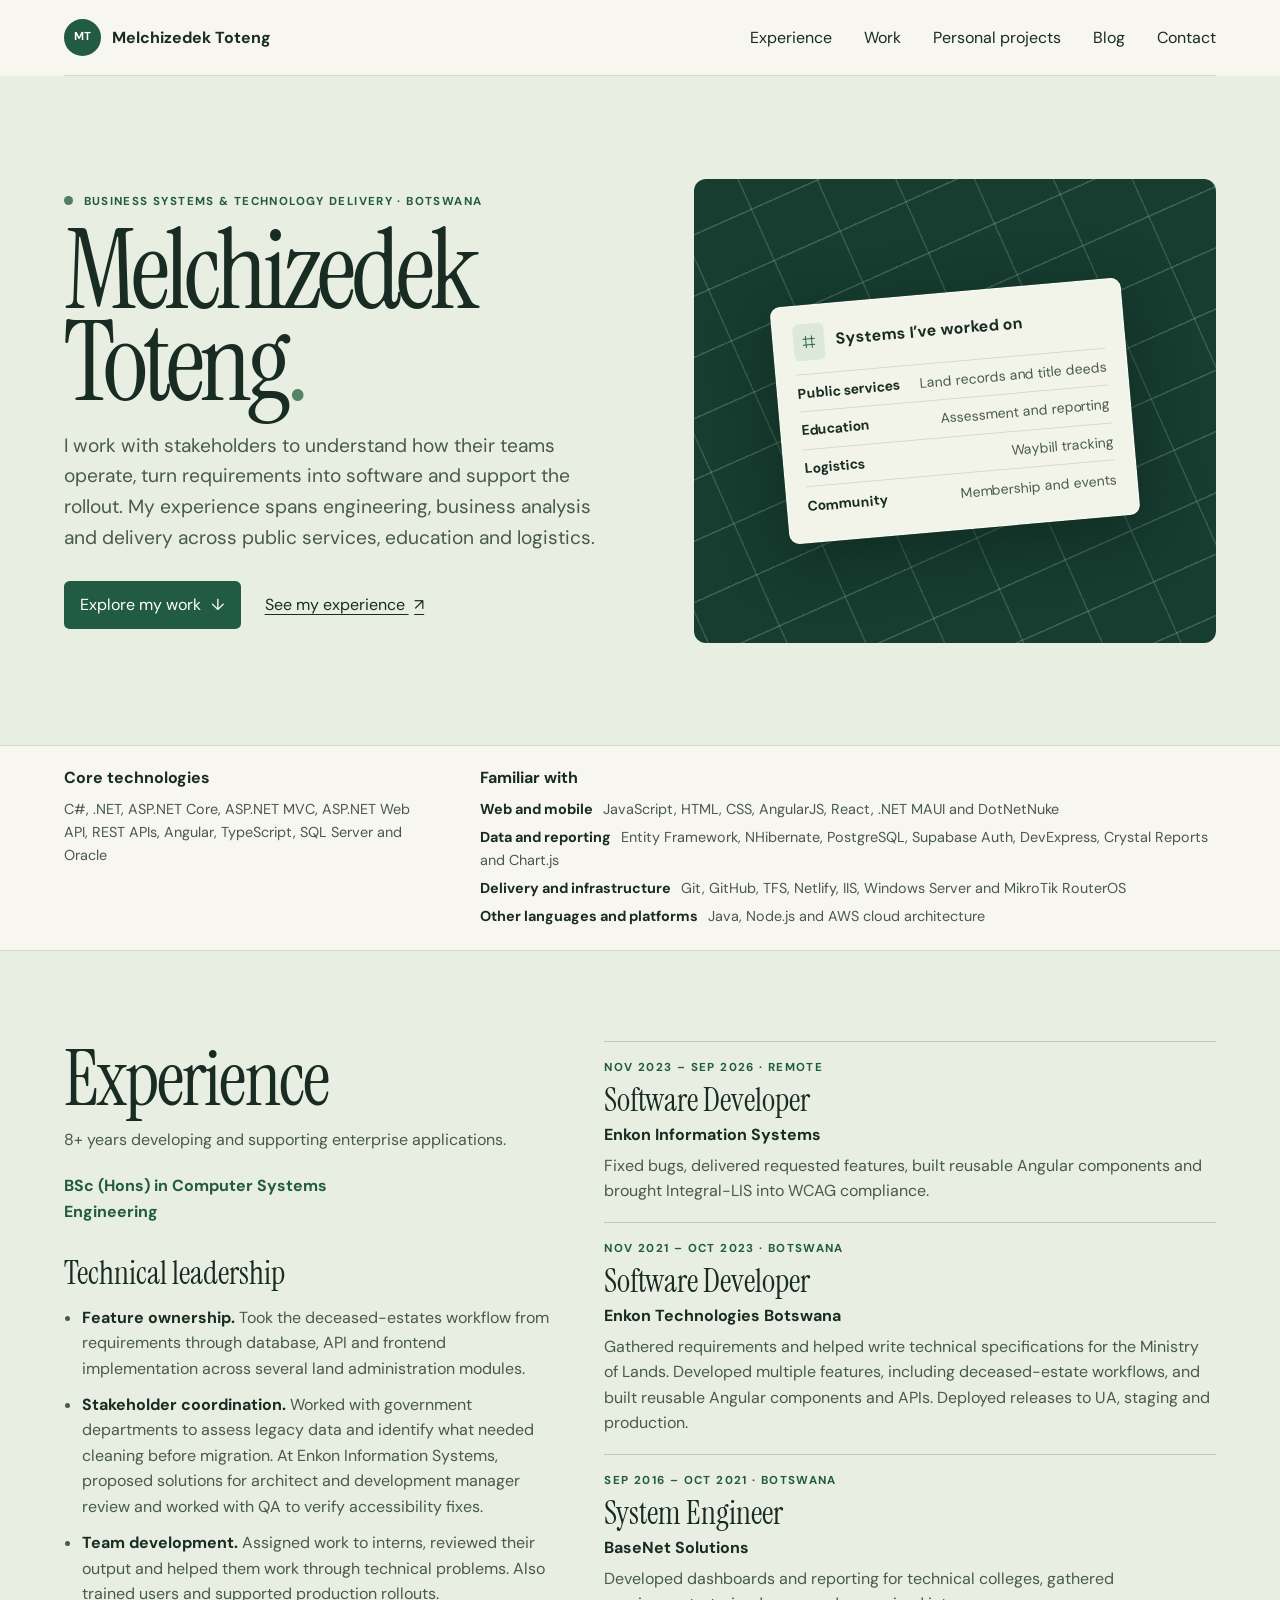
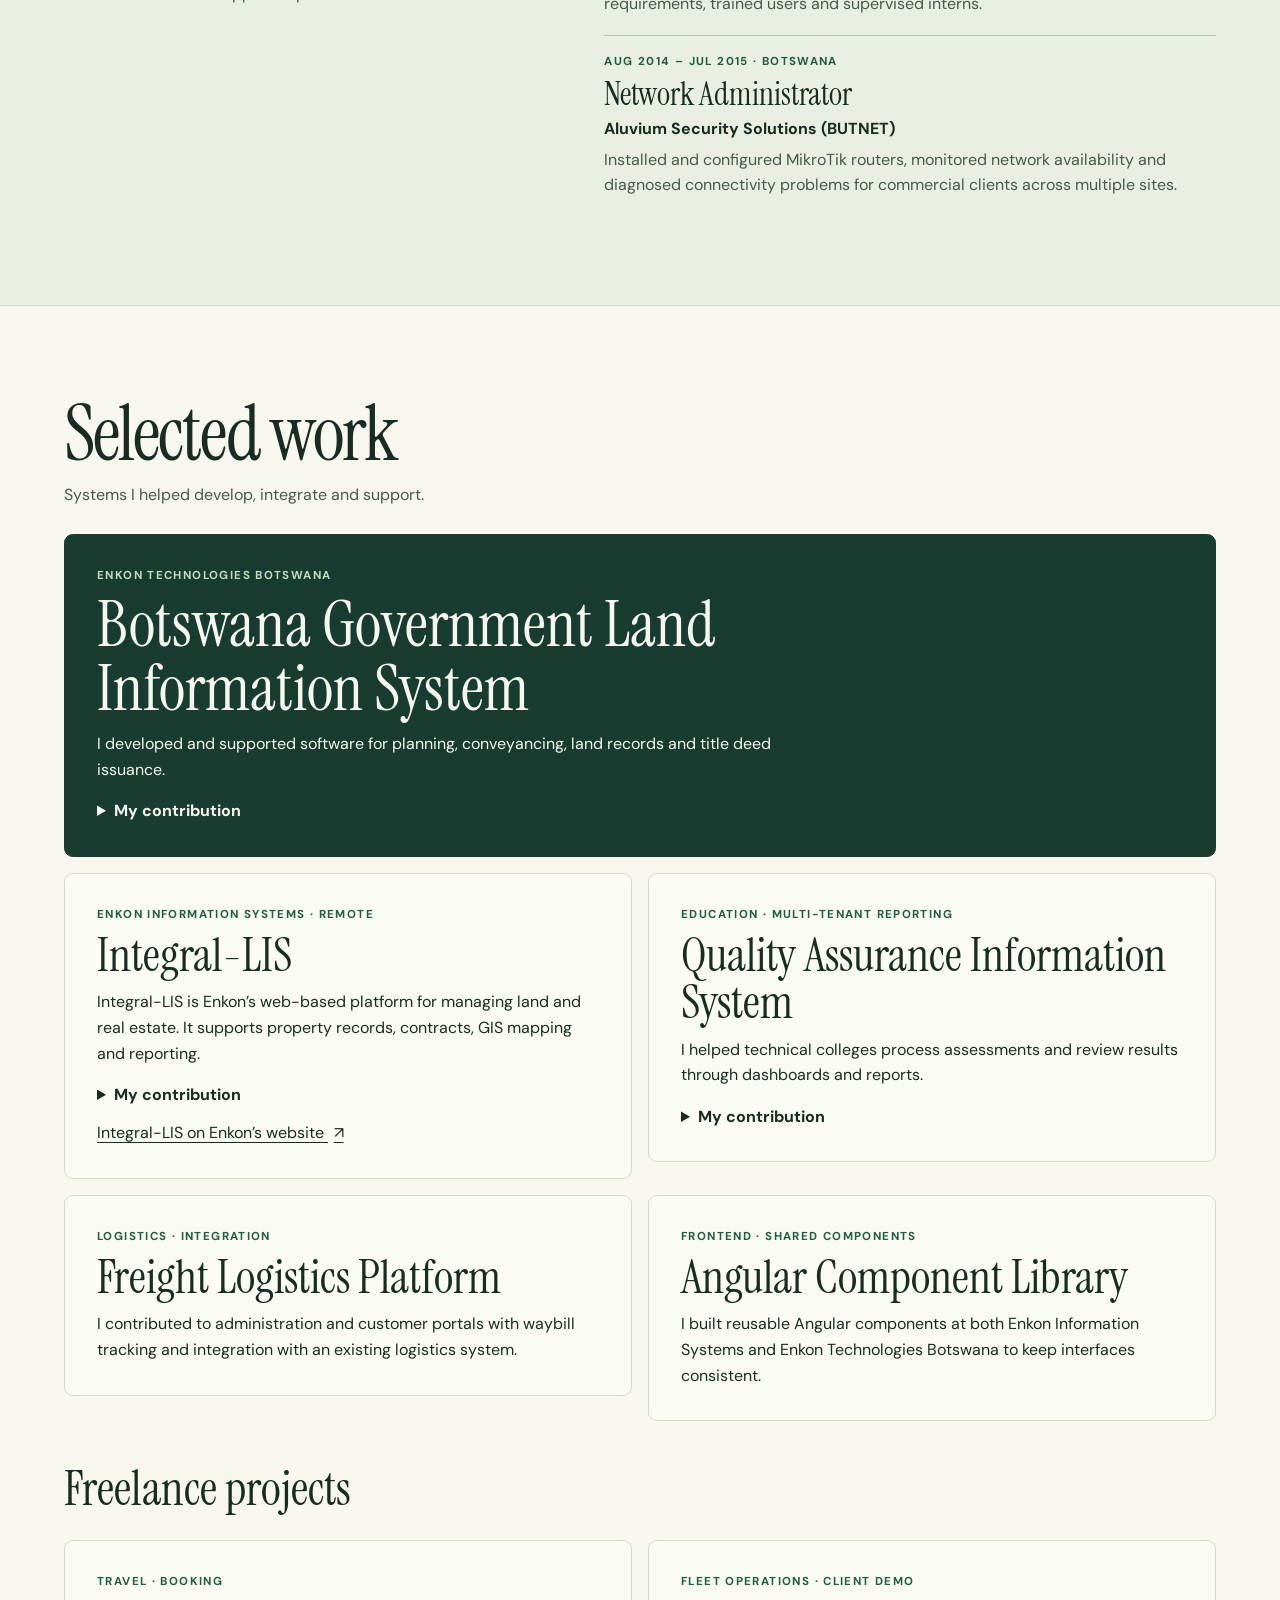
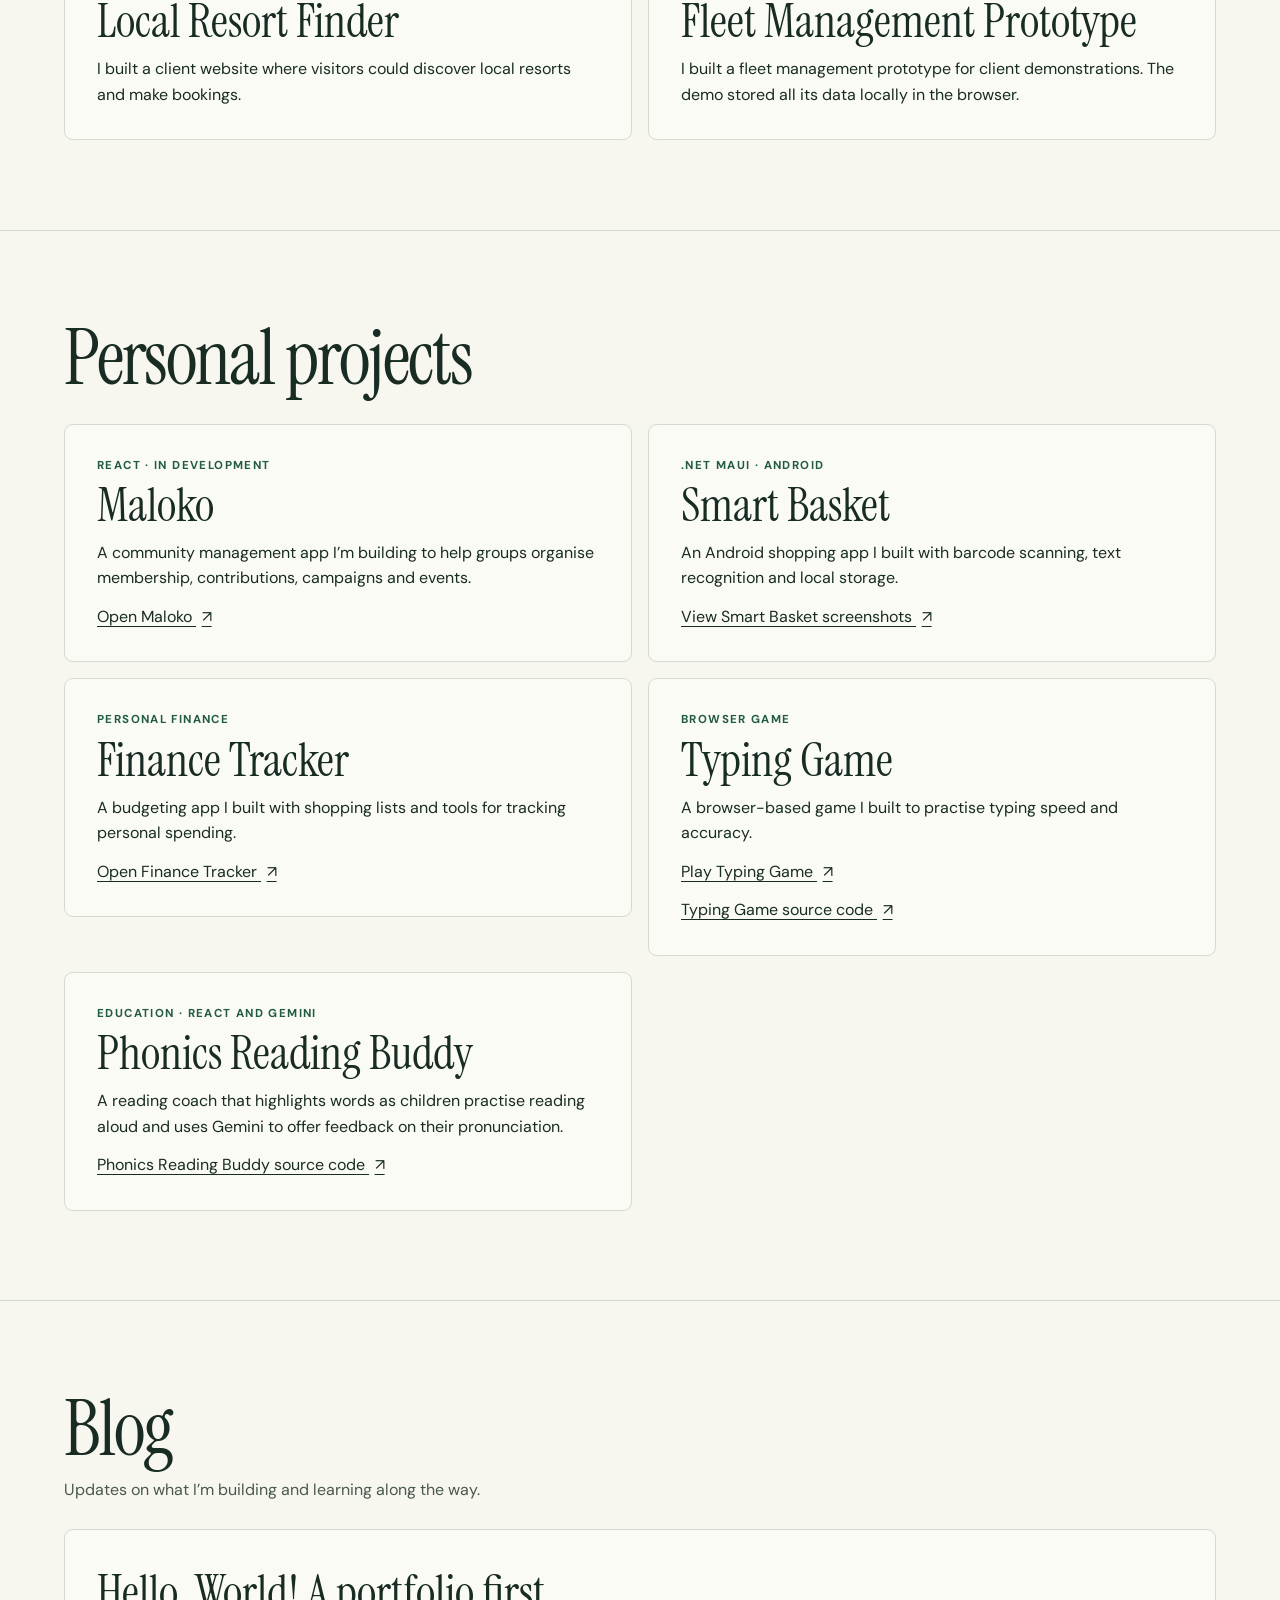
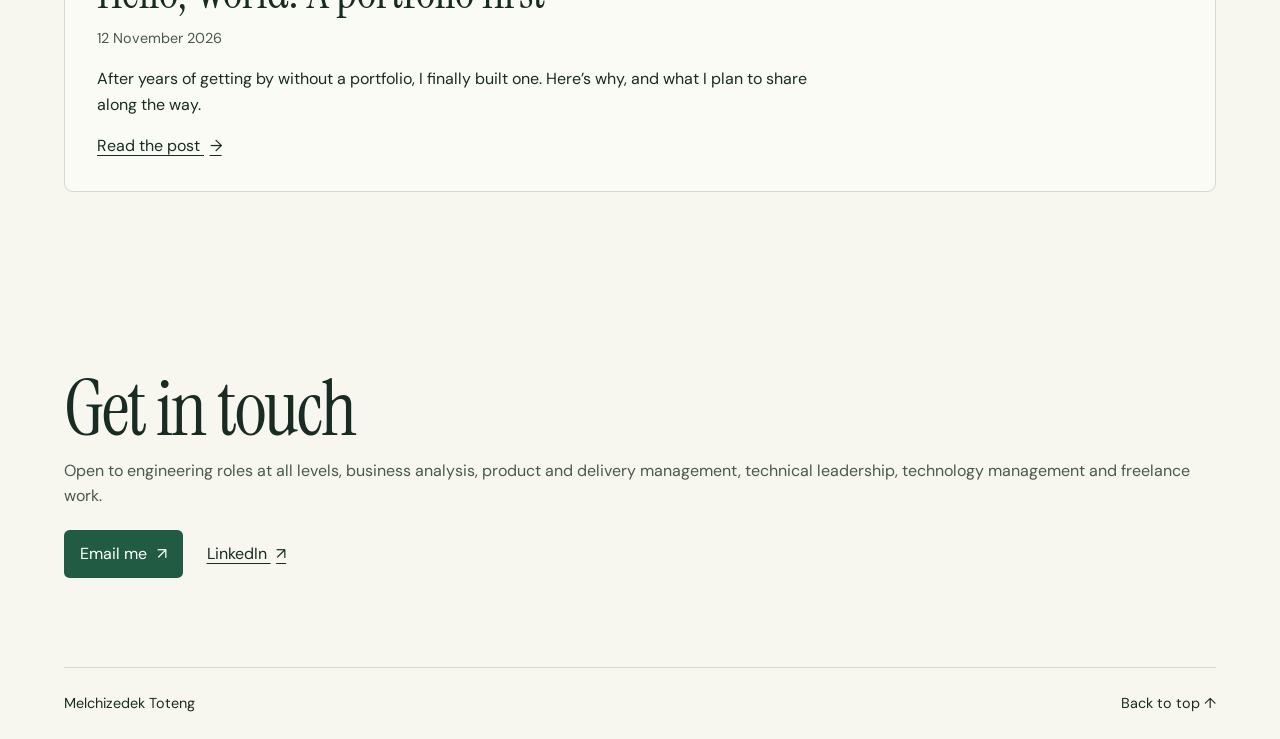
<file: index.html>
<!doctype html>
<html lang="en">
<head>
  <meta charset="utf-8">
  <meta name="viewport" content="width=device-width, initial-scale=1">
  <meta name="description" content="Melchizedek Toteng works across software engineering, business analysis and technology delivery in Botswana.">
  <meta name="theme-color" content="#f7f6ef">
  <title>Melchizedek Toteng | Business Systems &amp; Technology Delivery</title>
  <link rel="icon" type="image/svg+xml" href="favicon.svg">
  <link rel="stylesheet" href="styles.css">
</head>
<body>
  <a class="skip" href="#main">Skip to content</a>
  <header class="site-header wrap">
    <a class="wordmark" href="#main"><span aria-hidden="true">MT</span> Melchizedek Toteng</a>
    <nav aria-label="Main navigation"><a href="#experience">Experience</a><a href="#work">Work</a><a href="#personal">Personal projects</a><a href="blog.html">Blog</a><a href="#contact">Contact</a></nav>
  </header>
  <main id="main">
    <section class="intro" aria-labelledby="intro">
      <div class="hero wrap">
        <div>
          <p class="eyebrow"><span class="dot"></span> Business systems &amp; technology delivery · Botswana</p>
          <h1 id="intro">Melchizedek<br>Toteng<span class="accent">.</span></h1>
          <p class="lede">I work with stakeholders to understand how their teams operate, turn requirements into software and support the rollout. My experience spans engineering, business analysis and delivery across public services, education and logistics.</p>
          <div class="actions"><a class="button" href="#work">Explore my work <span aria-hidden="true">↓</span></a><a class="text-link" href="#experience">See my experience <span aria-hidden="true">↗</span></a></div>
        </div>
        <div class="hero-art">
          <div class="grid-pattern" aria-hidden="true"></div>
          <div class="record">
            <div class="record-head"><span class="record-icon" aria-hidden="true">⌗</span><strong>Systems I’ve worked on</strong></div>
            <div class="record-line"><strong>Public services</strong><span>Land records and title deeds</span></div>
            <div class="record-line"><strong>Education</strong><span>Assessment and reporting</span></div>
            <div class="record-line"><strong>Logistics</strong><span>Waybill tracking</span></div>
            <div class="record-line"><strong>Community</strong><span>Membership and events</span></div>
          </div>
        </div>
      </div>
    </section>
    <section class="stack" aria-label="Technologies">
      <div class="wrap technology-list">
        <div>
          <h2>Core technologies</h2>
          <p>C#, .NET, ASP.NET Core, ASP.NET MVC, ASP.NET Web API, REST APIs, Angular, TypeScript, SQL Server and Oracle</p>
        </div>
        <div>
          <h2>Familiar with</h2>
          <ul>
            <li><strong>Web and mobile</strong> JavaScript, HTML, CSS, AngularJS, React, .NET MAUI and DotNetNuke</li>
            <li><strong>Data and reporting</strong> Entity Framework, NHibernate, PostgreSQL, Supabase Auth, DevExpress, Crystal Reports and Chart.js</li>
            <li><strong>Delivery and infrastructure</strong> Git, GitHub, TFS, Netlify, IIS, Windows Server and MikroTik RouterOS</li>
            <li><strong>Other languages and platforms</strong> Java, Node.js and AWS cloud architecture</li>
          </ul>
        </div>
      </div>
    </section>
    <section id="experience" class="experience section" aria-labelledby="experience-title">
      <div class="wrap experience-layout">
        <div>
          <h2 id="experience-title">Experience</h2>
          <p>8+ years developing and supporting enterprise applications.</p>
          <p class="degree">BSc (Hons) in Computer Systems Engineering</p>
          <div class="leadership">
            <h3>Technical leadership</h3>
            <ul>
              <li><strong>Feature ownership.</strong> Took the deceased-estates workflow from requirements through database, API and frontend implementation across several land administration modules.</li>
              <li><strong>Stakeholder coordination.</strong> Worked with government departments to assess legacy data and identify what needed cleaning before migration. At Enkon Information Systems, proposed solutions for architect and development manager review and worked with QA to verify accessibility fixes.</li>
              <li><strong>Team development.</strong> Assigned work to interns, reviewed their output and helped them work through technical problems. Also trained users and supported production rollouts.</li>
            </ul>
          </div>
        </div>
        <ol class="timeline">
          <li><p class="eyebrow">Nov 2023 – Sep 2026 · Remote</p><h3>Software Developer</h3><p><strong>Enkon Information Systems</strong></p><p>Fixed bugs, delivered requested features, built reusable Angular components and brought Integral-LIS into WCAG compliance.</p></li>
          <li><p class="eyebrow">Nov 2021 – Oct 2023 · Botswana</p><h3>Software Developer</h3><p><strong>Enkon Technologies Botswana</strong></p><p>Gathered requirements and helped write technical specifications for the Ministry of Lands. Developed multiple features, including deceased-estate workflows, and built reusable Angular components and APIs. Deployed releases to UA, staging and production.</p></li>
          <li><p class="eyebrow">Sep 2016 – Oct 2021 · Botswana</p><h3>System Engineer</h3><p><strong>BaseNet Solutions</strong></p><p>Developed dashboards and reporting for technical colleges, gathered requirements, trained users and supervised interns.</p></li>
          <li><p class="eyebrow">Aug 2014 – Jul 2015 · Botswana</p><h3>Network Administrator</h3><p><strong>Aluvium Security Solutions (BUTNET)</strong></p><p>Installed and configured MikroTik routers, monitored network availability and diagnosed connectivity problems for commercial clients across multiple sites.</p></li>
        </ol>
      </div>
    </section>
    <section id="work" class="wrap section" aria-labelledby="work-title">
      <div class="section-head"><h2 id="work-title">Selected work</h2><p>Systems I helped develop, integrate and support.</p></div>
      <div class="projects">
        <article class="project featured">
          <p class="eyebrow">Enkon Technologies Botswana</p>
          <h3>Botswana Government Land Information System</h3>
          <p>I developed and supported software for planning, conveyancing, land records and title deed issuance.</p>
          <details>
            <summary>My contribution</summary>
            <p>I gathered requirements and helped write technical specifications. I developed multiple features for the system, including modules for deceased-estate workflows, and built reusable Angular components and REST endpoints for third-party integrations.</p>
            <p>I created management reports, assessed legacy records for a proposed migration and investigated production issues affecting deed issuance. I deployed releases to UA, staging and production.</p>
          </details>
        </article>
        <article class="project">
          <p class="eyebrow">Enkon Information Systems · Remote</p>
          <h3>Integral-LIS</h3>
          <p>Integral-LIS is Enkon’s web-based platform for managing land and real estate. It supports property records, contracts, GIS mapping and reporting.</p>
          <details><summary>My contribution</summary><p>I fixed bugs, implemented requested features and built reusable Angular components. I brought the application into compliance with the Web Content Accessibility Guidelines (WCAG) and worked with business analysts and QA to validate changes.</p></details>
          <p class="project-link"><a class="text-link" href="https://www.enkon.com/">Integral-LIS on Enkon’s website <span aria-hidden="true">↗</span></a></p>
        </article>
        <article class="project">
          <p class="eyebrow">Education · Multi-tenant reporting</p>
          <h3>Quality Assurance Information System</h3>
          <p>I helped technical colleges process assessments and review results through dashboards and reports.</p>
          <details><summary>My contribution</summary><p>I contributed configurable dashboards, a dynamic query builder, role-based permissions and reporting. I also deployed the system to IIS, incorporated feedback from user testing and trained users.</p></details>
        </article>
        <article class="project">
          <p class="eyebrow">Logistics · Integration</p>
          <h3>Freight Logistics Platform</h3>
          <p>I contributed to administration and customer portals with waybill tracking and integration with an existing logistics system.</p>
        </article>
        <article class="project">
          <p class="eyebrow">Frontend · Shared components</p>
          <h3>Angular Component Library</h3>
          <p>I built reusable Angular components at both Enkon Information Systems and Enkon Technologies Botswana to keep interfaces consistent.</p>
        </article>
      </div>
      <div class="subsection">
        <h3>Freelance projects</h3>
        <div class="projects">
          <article class="project">
            <p class="eyebrow">Travel · Booking</p>
            <h4>Local Resort Finder</h4>
            <p>I built a client website where visitors could discover local resorts and make bookings.</p>
          </article>
          <article class="project">
            <p class="eyebrow">Fleet operations · Client demo</p>
            <h4>Fleet Management Prototype</h4>
            <p>I built a fleet management prototype for client demonstrations. The demo stored all its data locally in the browser.</p>
          </article>
        </div>
      </div>
    </section>
    <section id="personal" class="personal section" aria-labelledby="personal-title">
      <div class="wrap">
        <h2 id="personal-title">Personal projects</h2>
        <div class="projects">
          <article class="project">
            <p class="eyebrow">React · In development</p>
            <h3>Maloko</h3>
            <p>A community management app I’m building to help groups organise membership, contributions, campaigns and events.</p>
            <p class="project-link"><a class="text-link" href="https://maloko.netlify.app/#/">Open Maloko <span aria-hidden="true">↗</span></a></p>
          </article>
          <article id="smart-basket" class="project">
            <p class="eyebrow">.NET MAUI · Android</p>
            <h3>Smart Basket</h3>
            <p>An Android shopping app I built with barcode scanning, text recognition and local storage.</p>
            <p class="project-link"><a class="text-link" href="smart-basket.html">View Smart Basket screenshots <span aria-hidden="true">↗</span></a></p>
          </article>
          <article class="project">
            <p class="eyebrow">Personal finance</p>
            <h3>Finance Tracker</h3>
            <p>A budgeting app I built with shopping lists and tools for tracking personal spending.</p>
            <p class="project-link"><a class="text-link" href="https://mfintrk.netlify.app/">Open Finance Tracker <span aria-hidden="true">↗</span></a></p>
          </article>
          <article class="project">
            <p class="eyebrow">Browser game</p>
            <h3>Typing Game</h3>
            <p>A browser-based game I built to practise typing speed and accuracy.</p>
            <p class="project-link"><a class="text-link" href="https://meltoteng.github.io/typing-game/">Play Typing Game <span aria-hidden="true">↗</span></a></p>
            <p class="project-link"><a class="text-link" href="https://github.com/MelToteng/typing-game">Typing Game source code <span aria-hidden="true">↗</span></a></p>
          </article>
          <article class="project">
            <p class="eyebrow">Education · React and Gemini</p>
            <h3>Phonics Reading Buddy</h3>
            <p>A reading coach that highlights words as children practise reading aloud and uses Gemini to offer feedback on their pronunciation.</p>
            <p class="project-link"><a class="text-link" href="https://github.com/MelToteng/prb">Phonics Reading Buddy source code <span aria-hidden="true">↗</span></a></p>
          </article>
        </div>
      </div>
    </section>
    <section id="blog" class="wrap section" aria-labelledby="blog-title">
      <div class="section-head">
        <h2 id="blog-title">Blog</h2>
        <p>Updates on what I&#8217;m building and learning along the way.</p>
      </div>
      <article class="project blog-post">
        <h3><a class="blog-title-link" href="blog.html#hello-world-of-portfolios">Hello, World! A portfolio first</a></h3>
        <time datetime="2026-11-12">12 November 2026</time>
        <p>After years of getting by without a portfolio, I finally built one. Here&#8217;s why, and what I plan to share along the way.</p>
        <p class="project-link"><a class="text-link" href="blog.html#hello-world-of-portfolios">Read the post <span aria-hidden="true">&rarr;</span></a></p>
      </article>
    </section>
    <section id="contact" class="wrap section contact" aria-labelledby="contact-title">
      <div><h2 id="contact-title">Get in touch</h2><p>Open to engineering roles at all levels, business analysis, product and delivery management, technical leadership, technology management and freelance work.</p></div>
      <div class="actions">
        <a class="button" href="mailto:meltoteng@gmail.com">Email me <span aria-hidden="true">↗</span></a>
        <a class="text-link" href="https://www.linkedin.com/in/melchizedek-toteng">LinkedIn <span aria-hidden="true">↗</span></a>
      </div>
    </section>
  </main>
  <footer class="wrap footer"><span>Melchizedek Toteng</span><a href="#main">Back to top <span aria-hidden="true">↑</span></a></footer>
</body>
</html>
</file>
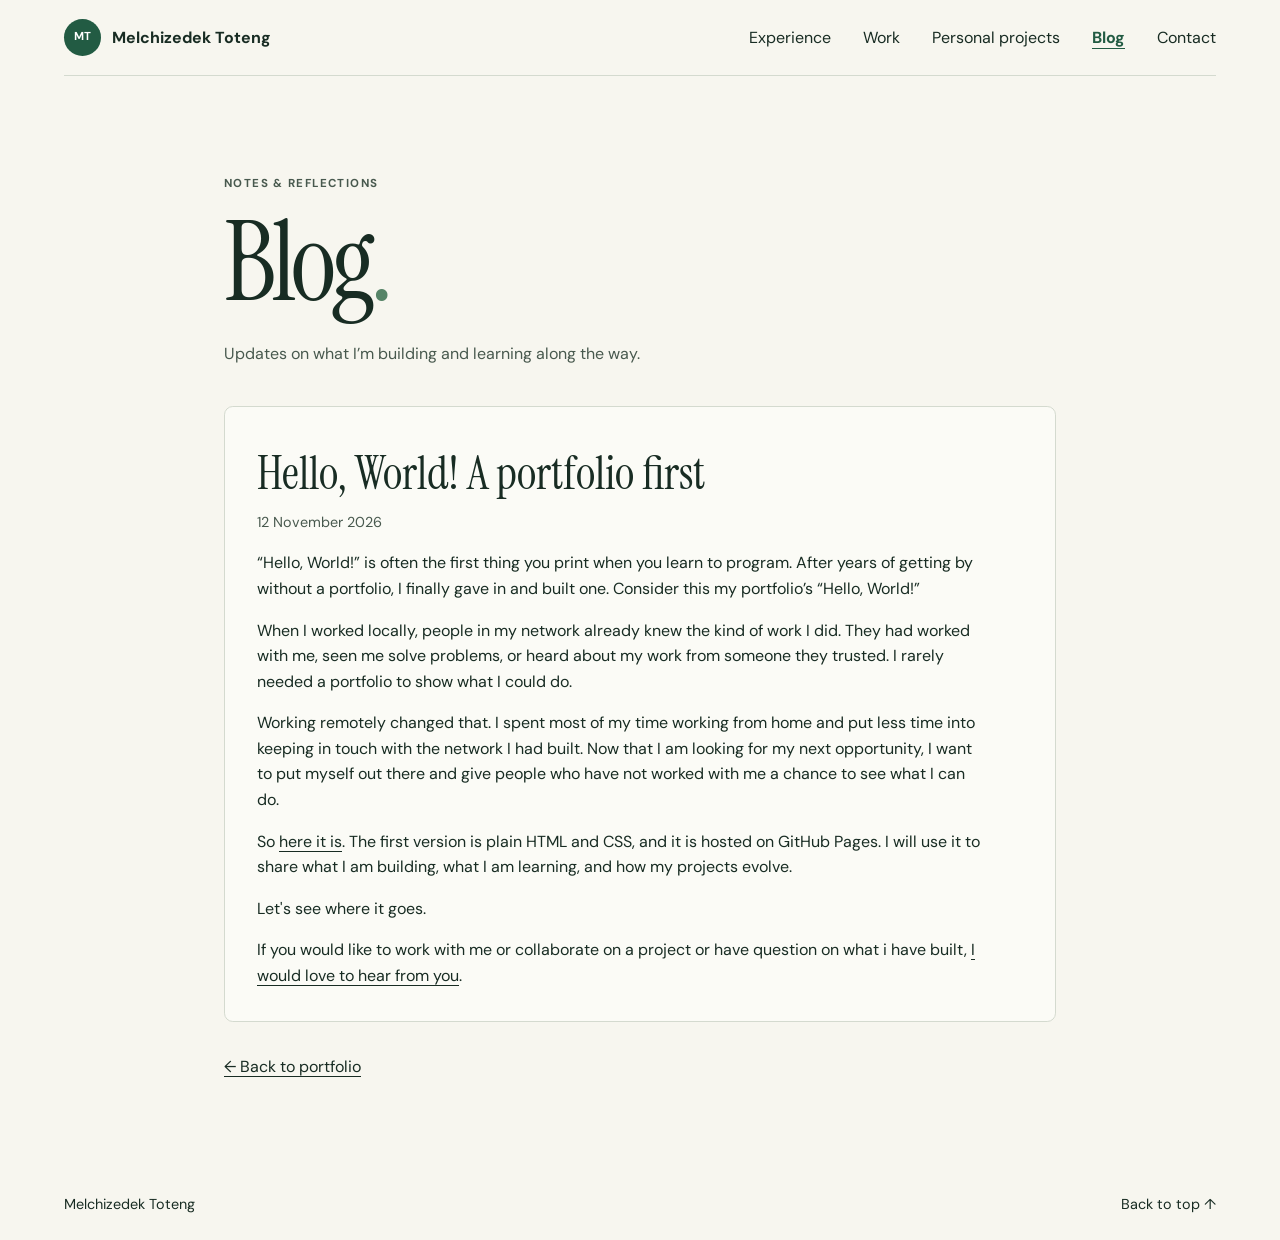
<file: blog.html>
<!doctype html>
<html lang="en">
<head>
  <meta charset="utf-8">
  <meta name="viewport" content="width=device-width, initial-scale=1">
  <meta name="description" content="Notes from Melchizedek Toteng on building software, personal projects and learning along the way.">
  <meta name="theme-color" content="#f7f6ef">
  <title>Blog | Melchizedek Toteng</title>
  <link rel="icon" type="image/svg+xml" href="favicon.svg">
  <link rel="stylesheet" href="styles.css">
</head>
<body>
  <a class="skip" href="#main">Skip to content</a>
  <header class="site-header wrap">
    <a class="wordmark" href="index.html"><span aria-hidden="true">MT</span> Melchizedek Toteng</a>
    <nav aria-label="Main navigation"><a href="index.html#experience">Experience</a><a href="index.html#work">Work</a><a href="index.html#personal">Personal projects</a><a href="blog.html" aria-current="page">Blog</a><a href="index.html#contact">Contact</a></nav>
  </header>
  <main id="main" class="wrap blog-page section">
    <div class="section-head">
      <p class="eyebrow">Notes &amp; reflections</p>
      <h1>Blog<span class="accent">.</span></h1>
      <p>Updates on what I&#8217;m building and learning along the way.</p>
    </div>
      <article id="hello-world-of-portfolios" class="project blog-post">
        <h3>Hello, World! A portfolio first</h3>
        <time datetime="2026-11-12">12 November 2026</time>
        <p>“Hello, World!” is often the first thing you print when you learn to program. After years of getting by without a portfolio, I finally gave in and built one. Consider this my portfolio’s “Hello, World!”</p>
        <p>When I worked locally, people in my network already knew the kind of work I did. They had worked with me, seen me solve problems, or heard about my work from someone they trusted. I rarely needed a portfolio to show what I could do.</p>
        <p>Working remotely changed that. I spent most of my time working from home and put less time into keeping in touch with the network I had built. Now that I am looking for my next opportunity, I want to put myself out there and give people who have not worked with me a chance to see what I can do.</p>
        <p>So <a class="text-link" href="https://meltoteng.github.io/_pfolio">here it is</a>. The first version is plain HTML and CSS, and it is hosted on GitHub Pages. I will use it to share what I am building, what I am learning, and how my projects evolve.</p>
        <p>Let's see where it goes.</p>
        <p>If you would like to work with me or collaborate on a project or have question on what i have built, <a class="text-link" href="index.html#contact">I would love to hear from you</a>.</p>
      </article>
    <p class="blog-back"><a class="text-link" href="index.html">&larr; Back to portfolio</a></p>
  </main>
  <footer class="wrap footer"><span>Melchizedek Toteng</span><a href="#main">Back to top <span aria-hidden="true">&uarr;</span></a></footer>
</body>
</html>
</file>
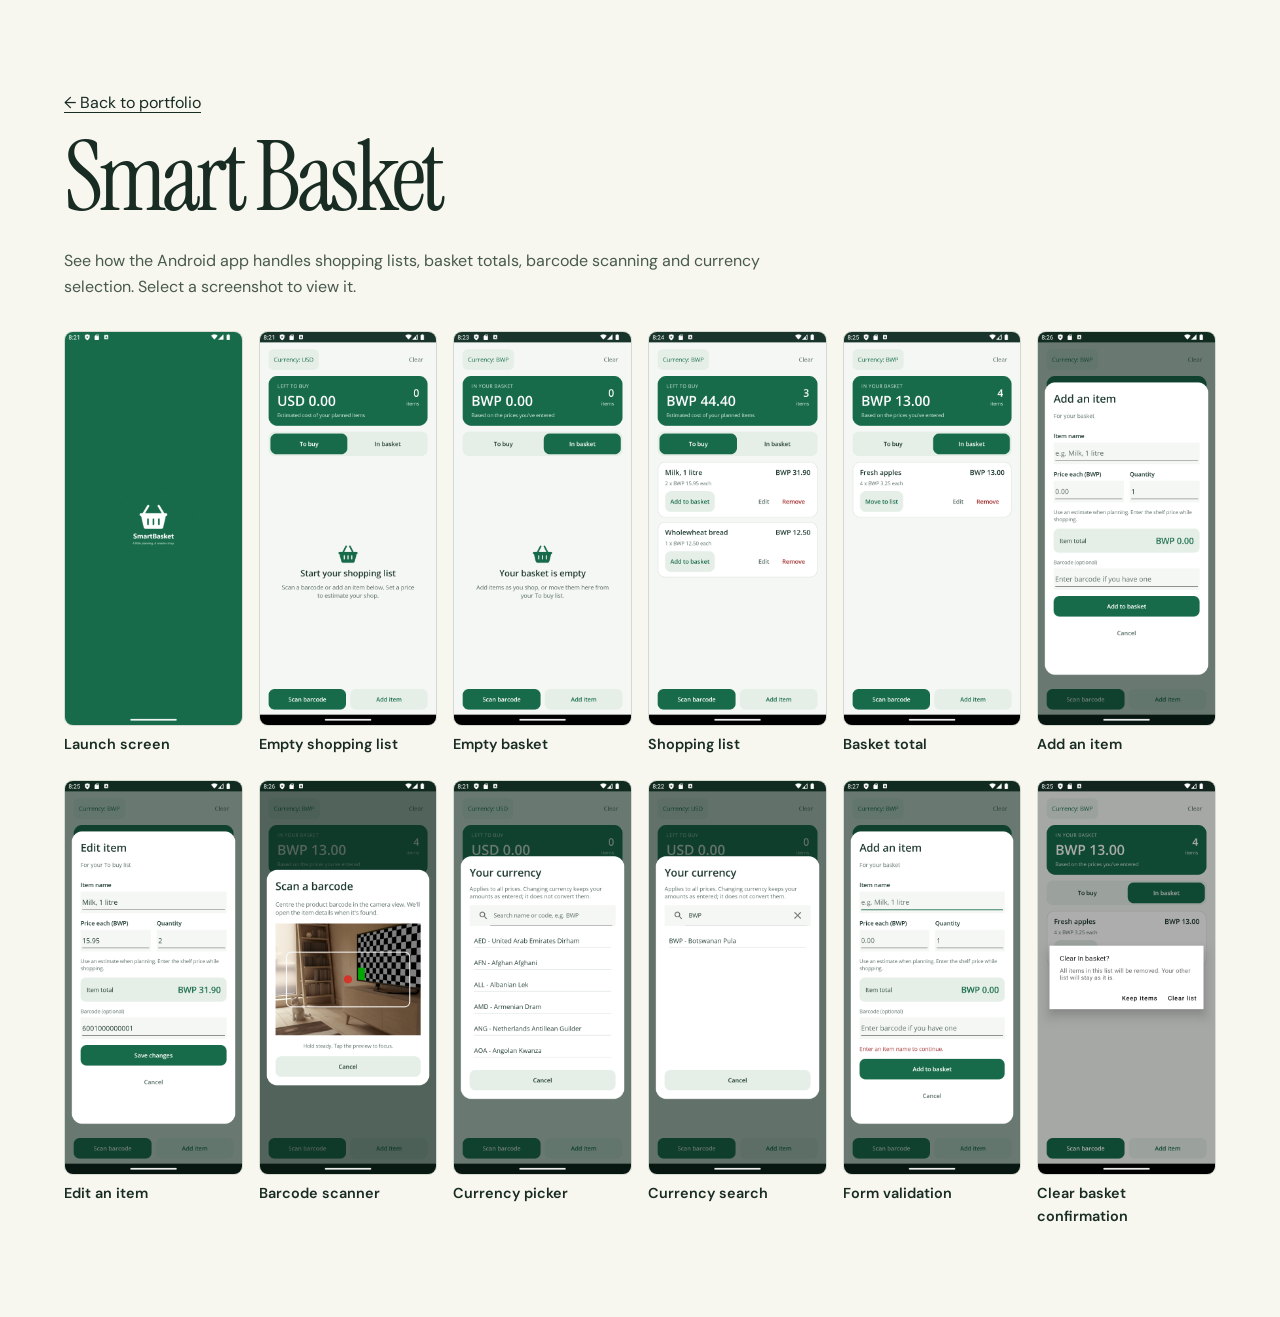
<file: smart-basket.html>
<!doctype html>
<html lang="en">
<head>
  <meta charset="utf-8">
  <meta name="viewport" content="width=device-width, initial-scale=1">
  <meta name="description" content="A screenshot walkthrough of Smart Basket, an Android shopping app by Melchizedek Toteng.">
  <title>Smart Basket screenshots | Melchizedek Toteng</title>
  <link rel="icon" href="data:,">
  <link rel="stylesheet" href="styles.css">
  <script src="screenshot-viewer.js" defer></script>
</head>
<body>
  <main class="wrap section gallery-page" aria-labelledby="gallery-title">
    <a class="text-link" href="index.html#smart-basket">← Back to portfolio</a>
    <h1 id="gallery-title">Smart Basket</h1>
    <p>See how the Android app handles shopping lists, basket totals, barcode scanning and currency selection. Select a screenshot to view it.</p>
    <div class="screenshot-gallery">
      <figure>
        <a href="assets/smart-basket/01-splash.png" aria-label="Open full-size screenshot of launch screen">
          <img src="assets/smart-basket/01-splash.png" width="1080" height="2400" loading="lazy" alt="Smart Basket logo on the green splash screen">
        </a>
        <figcaption>Launch screen</figcaption>
      </figure>
      <figure>
        <a href="assets/smart-basket/02-empty-to-buy.png" aria-label="Open full-size screenshot of empty shopping list">
          <img src="assets/smart-basket/02-empty-to-buy.png" width="1080" height="2400" loading="lazy" alt="The empty To buy tab prompts shoppers to scan a barcode or add an item">
        </a>
        <figcaption>Empty shopping list</figcaption>
      </figure>
      <figure>
        <a href="assets/smart-basket/03-empty-basket.png" aria-label="Open full-size screenshot of empty basket">
          <img src="assets/smart-basket/03-empty-basket.png" width="1080" height="2400" loading="lazy" alt="The In basket tab shows a zero total in Botswana pula">
        </a>
        <figcaption>Empty basket</figcaption>
      </figure>
      <figure>
        <a href="assets/smart-basket/04-to-buy.png" aria-label="Open full-size screenshot of shopping list">
          <img src="assets/smart-basket/04-to-buy.png" width="1080" height="2400" loading="lazy" alt="Milk and bread on the To buy list with an estimated total of BWP 44.40">
        </a>
        <figcaption>Shopping list</figcaption>
      </figure>
      <figure>
        <a href="assets/smart-basket/05-in-basket.png" aria-label="Open full-size screenshot of basket total">
          <img src="assets/smart-basket/05-in-basket.png" width="1080" height="2400" loading="lazy" alt="Four apples in the basket with a total of BWP 13.00">
        </a>
        <figcaption>Basket total</figcaption>
      </figure>
      <figure>
        <a href="assets/smart-basket/06-add-item.png" aria-label="Open full-size screenshot of add an item">
          <img src="assets/smart-basket/06-add-item.png" width="1080" height="2400" loading="lazy" alt="Form for entering an item name, unit price, quantity and optional barcode">
        </a>
        <figcaption>Add an item</figcaption>
      </figure>
      <figure>
        <a href="assets/smart-basket/07-edit-item.png" aria-label="Open full-size screenshot of edit an item">
          <img src="assets/smart-basket/07-edit-item.png" width="1080" height="2400" loading="lazy" alt="Edit form showing two cartons of milk and their calculated total">
        </a>
        <figcaption>Edit an item</figcaption>
      </figure>
      <figure>
        <a href="assets/smart-basket/08-scanner-popup.png" aria-label="Open full-size screenshot of barcode scanner">
          <img src="assets/smart-basket/08-scanner-popup.png" width="1080" height="2400" loading="lazy" alt="Camera preview with a guide for positioning a product barcode">
        </a>
        <figcaption>Barcode scanner</figcaption>
      </figure>
      <figure>
        <a href="assets/smart-basket/09-currency-picker.png" aria-label="Open full-size screenshot of currency picker">
          <img src="assets/smart-basket/09-currency-picker.png" width="1080" height="2400" loading="lazy" alt="List of currencies with a search field for names and codes">
        </a>
        <figcaption>Currency picker</figcaption>
      </figure>
      <figure>
        <a href="assets/smart-basket/10-currency-search.png" aria-label="Open full-size screenshot of currency search">
          <img src="assets/smart-basket/10-currency-search.png" width="1080" height="2400" loading="lazy" alt="Searching for BWP returns the Botswana pula">
        </a>
        <figcaption>Currency search</figcaption>
      </figure>
      <figure>
        <a href="assets/smart-basket/11-validation.png" aria-label="Open full-size screenshot of form validation">
          <img src="assets/smart-basket/11-validation.png" width="1080" height="2400" loading="lazy" alt="The add-item form prompts the shopper to enter a missing item name">
        </a>
        <figcaption>Form validation</figcaption>
      </figure>
      <figure>
        <a href="assets/smart-basket/12-clear-confirmation.png" aria-label="Open full-size screenshot of clear basket confirmation">
          <img src="assets/smart-basket/12-clear-confirmation.png" width="1080" height="2400" loading="lazy" alt="A dialog asks the shopper to confirm clearing the basket">
        </a>
        <figcaption>Clear basket confirmation</figcaption>
      </figure>
    </div>
  </main>
  <dialog class="screenshot-viewer" aria-labelledby="viewer-title">
    <div class="viewer-header">
      <h2 id="viewer-title">Smart Basket screenshots</h2>
      <div class="viewer-actions">
        <button type="button" class="viewer-fullscreen" aria-label="Fullscreen" aria-pressed="false" title="Fullscreen">⛶</button>
        <form method="dialog"><button autofocus>Close</button></form>
      </div>
    </div>
    <figure>
      <div class="viewer-stage">
        <button type="button" data-step="-1" aria-label="Previous screenshot">‹</button>
        <img alt="">
        <button type="button" data-step="1" aria-label="Next screenshot">›</button>
      </div>
      <figcaption aria-live="polite"></figcaption>
    </figure>
  </dialog>
</body>
</html>
</file>
<file: styles.css>
@import url('https://fonts.googleapis.com/css2?family=DM+Sans:wght@400;500;600;700&family=Instrument+Serif:ital@0;1&display=swap');

:root {
  color-scheme: light;
  --paper: #f7f6ef;
  --pale-green: #e8eee2;
  --ink: #182c23;
  --muted: #48594e;
  --green: #225b43;
  --line: #d4dacf;
  --serif: "Instrument Serif", Georgia, serif;
  font-family: "DM Sans", system-ui, sans-serif;
  color: var(--ink);
  background: var(--paper);
  line-height: 1.6;
}

*, *::before, *::after { box-sizing: border-box; }
body { margin: 0; }
h1, h2, h3, p { margin: 0; }
a { color: inherit; }
a:focus-visible, summary:focus-visible { outline: 3px solid #a75a17; outline-offset: 5px; }
.wrap { width: min(100% - 3rem, 72rem); margin-inline: auto; }
.skip { position: absolute; left: 1rem; top: 1rem; padding: .6rem 1rem; background: var(--paper); z-index: 2; transform: translateY(-200%); }
.skip:focus { transform: none; }
.site-header, .footer { display: flex; align-items: center; justify-content: space-between; gap: 1rem; padding-block: 1.2rem; }
.site-header { border-bottom: 1px solid var(--line); }
.wordmark { display: inline-flex; align-items: center; gap: .7rem; font-weight: 700; }
.wordmark span { background: var(--green); color: white; border-radius: 50%; width: 2.3rem; height: 2.3rem; display: grid; place-items: center; font-size: .72rem; }
nav { display: flex; flex-wrap: wrap; gap: .45rem clamp(.8rem, 3vw, 2rem); }
nav a, .wordmark, .footer a { text-decoration: none; }
nav a:hover, .footer a:hover { text-decoration: underline; text-underline-offset: .3em; }

.intro { background: var(--pale-green); }
.hero { display: grid; grid-template-columns: 1.06fr 1fr; align-items: center; gap: clamp(2rem, 6vw, 6rem); padding-block: clamp(3.5rem, 8vw, 7rem); }
.eyebrow { text-transform: uppercase; letter-spacing: .12em; font-size: .72rem; font-weight: 700; color: var(--green); }
.dot { display: inline-block; background: #4e8164; width: .55rem; height: .55rem; border-radius: 50%; margin-right: .4rem; }
h1, h2, h3 { font-family: var(--serif); font-weight: 400; line-height: 1; }
h1 { font-size: clamp(4rem, 8.6vw, 8.6rem); letter-spacing: -.045em; margin-block: .9rem 1.4rem; line-height: .83; }
.accent { color: #568467; }
.lede { max-width: 35rem; font-size: clamp(1rem, 1.55vw, 1.2rem); color: var(--muted); }
.actions { display: flex; flex-wrap: wrap; align-items: center; gap: 1rem 1.5rem; margin-top: 1.7rem; }
.button { background: var(--green); color: white; padding: .7rem 1rem; border-radius: .35rem; text-decoration: none; }
.button:hover { background: #183e2f; }
.button span, .text-link span { margin-left: .35rem; }
.text-link { text-underline-offset: .22em; }
.hero-art { min-height: clamp(18rem, 37vw, 29rem); display: grid; place-items: center; position: relative; isolation: isolate; overflow: hidden; border-radius: .75rem; background: #173c30; }
.grid-pattern { position: absolute; inset: -25%; z-index: -1; transform: rotate(-24deg); background: repeating-linear-gradient(90deg, transparent 0 70px, #86b59742 71px 72px), repeating-linear-gradient(0deg, transparent 0 54px, #86b59752 55px 56px); }
.record { width: min(82%, 22rem); background: #f3f4e9; border: 1px solid #fff8; border-radius: .65rem; padding: 1.1rem 1.25rem; box-shadow: 0 15px 55px #0b211a91; transform: rotate(-5deg); }
.record-head { display: flex; gap: .75rem; align-items: center; padding-bottom: .8rem; }
.record-icon { background: #dce9da; color: var(--green); border-radius: .35rem; font-size: 1.45rem; padding-inline: .55rem; }
.record-line { display: flex; flex-wrap: wrap; justify-content: space-between; gap: 0 .8rem; border-top: 1px solid var(--line); padding-block: .45rem; font-size: .87rem; }
.record-line span { color: var(--muted); }

.stack { border-block: 1px solid var(--line); }
.technology-list { display: grid; grid-template-columns: minmax(0, 1fr) minmax(0, 2fr); gap: 1.4rem 3rem; padding-block: 1.4rem; }
.technology-list h2 { font: 700 1rem/1.3 "DM Sans", system-ui, sans-serif; letter-spacing: normal; margin-bottom: .55rem; }
.technology-list p, .technology-list li { font-size: .9rem; color: var(--muted); }
.technology-list ul { display: grid; gap: .3rem; list-style: none; padding: 0; margin: 0; }
.technology-list strong { color: var(--ink); margin-right: .35rem; }
.section { padding-block: clamp(3.5rem, 7vw, 6.5rem); }
h2 { font-size: clamp(3rem, 6vw, 5rem); letter-spacing: -.025em; }
.section-head p, .experience-layout > div > p { margin-top: .6rem; color: var(--muted); }
.projects { display: grid; grid-template-columns: repeat(2, minmax(0, 1fr)); gap: 1rem; margin-top: 1.65rem; align-items: start; }
.project { background: #fbfbf6; border: 1px solid var(--line); border-radius: .55rem; padding: clamp(1.2rem, 3vw, 2rem); }
.project h3, .project h4 { font: 400 clamp(2rem, 3.7vw, 3rem)/1 var(--serif); margin-block: .45rem .65rem; }
.subsection { margin-top: 2.75rem; }
.subsection > h3 { font-size: clamp(2rem, 4vw, 3rem); }
.project > p:not(.eyebrow), .project details p { max-width: 66ch; }
.project.featured { grid-column: 1 / -1; background: #193c30; border-color: #193c30; color: #f6f8ef; }
.featured h3 { max-width: 22ch; font-size: clamp(2.6rem, 5vw, 4.1rem); }
.featured .eyebrow { color: #c0ddbe; }
details { margin-top: 1rem; }
summary { cursor: pointer; width: fit-content; font-weight: 700; text-underline-offset: .25em; }
summary:hover { text-decoration: underline; }
details p { margin-top: .55rem; }
.project-link { margin-top: .8rem; }
.blog-post { margin-top: 1.65rem; }
.blog-post time { display: block; margin-bottom: 1rem; color: var(--muted); font-size: .9rem; }
.blog-post p + p { margin-top: 1rem; }
.personal { border-block: 1px solid var(--line); }

.experience { background: var(--pale-green); border-bottom: 1px solid var(--line); }
.experience-layout { display: grid; grid-template-columns: .9fr 1.1fr; gap: 2.5rem; }
.experience-layout .degree { margin-top: 1.3rem; font-weight: 700; color: var(--green); max-width: 30ch; }
.leadership { margin-top: 2rem; }
.leadership h3 { font-size: 2rem; }
.leadership ul { padding-left: 1.15rem; margin-bottom: 0; }
.leadership li { margin-top: .65rem; color: var(--muted); }
.leadership strong { color: var(--ink); }
.timeline { margin: 0; padding: 0; list-style: none; }
.timeline li { border-top: 1px solid #bac8bb; padding-block: 1.1rem; }
.timeline h3 { font-size: 2rem; margin-block: .4rem; }
.timeline li p:last-child { color: var(--muted); margin-top: .3rem; }
.contact { display: flex; justify-content: space-between; align-items: end; flex-wrap: wrap; gap: 1.3rem; border-bottom: 1px solid var(--line); }
.contact p { margin-top: .6rem; color: var(--muted); }
.contact .actions { margin: 0; }
.footer { font-size: .9rem; padding-block: 1.5rem; }
@media (max-width: 48rem) {
  .hero, .experience-layout, .technology-list { grid-template-columns: 1fr; }
  .hero-art { min-height: 17rem; }
  .projects { grid-template-columns: 1fr; }
}
@media (max-width: 28rem) {
  .wrap { width: calc(100% - 2rem); }
  .site-header { flex-wrap: wrap; }
  nav { margin-left: 3rem; }
  h1 { font-size: clamp(3rem, 13vw, 4rem); }
}

nav a[aria-current="page"] { color: var(--green); font-weight: 700; text-decoration: underline; text-underline-offset: .3em; }
.blog-page { max-width: 52rem; }
.blog-page h1 { font-size: clamp(4rem, 8.6vw, 7rem); line-height: 1; }
.blog-page .blog-post { margin-top: 2.5rem; }
.blog-page .blog-post h3 { line-height: 1.15; }
.blog-title-link { text-decoration: none; }
.blog-title-link:hover { text-decoration: underline; text-underline-offset: .12em; }
.blog-back { margin-top: 2rem; }

.gallery-page h1 { font-size: clamp(3.25rem, 8vw, 6rem); line-height: 1; }
.gallery-page > p { max-width: 66ch; color: var(--muted); }
.screenshot-gallery {
  display: grid;
  grid-template-columns: repeat(auto-fit, minmax(min(100%, 9.5rem), 1fr));
  gap: 1.5rem 1rem;
  margin-top: 2rem;
}
.screenshot-gallery figure { margin: 0; }
.screenshot-gallery a { display: block; border-radius: .55rem; }
.screenshot-gallery img { display: block; width: 100%; height: auto; border: 1px solid var(--line); border-radius: inherit; }
.screenshot-gallery figcaption { margin-top: .45rem; font-size: .9rem; font-weight: 600; }
.screenshot-viewer {
  width: min(34rem, calc(100% - 1.5rem));
  max-height: calc(100% - 1.5rem);
  padding: 1rem;
  border: 1px solid var(--line);
  border-radius: .75rem;
  background: var(--paper);
  color: var(--ink);
}
.screenshot-viewer::backdrop { background: #101e18cf; }
.viewer-header, .viewer-actions { display: flex; align-items: center; justify-content: space-between; gap: .5rem; }
.viewer-stage { display: grid; grid-template-columns: 44px minmax(0, 1fr) 44px; align-items: center; gap: .35rem; }
.viewer-header h2 { font-size: clamp(1.25rem, 4vw, 1.8rem); }
.screenshot-viewer figure { margin: .75rem 0; text-align: center; }
.screenshot-viewer img { display: block; margin: auto; width: auto; height: auto; max-width: 100%; max-height: 68vh; }
.screenshot-viewer.is-fullscreen { width: 100%; height: 100%; max-width: none; max-height: none; border: 0; border-radius: 0; }
.screenshot-viewer.is-fullscreen img { max-height: calc(100dvh - 8rem); }
.screenshot-viewer figcaption { margin-top: .5rem; }
.screenshot-viewer button { font: inherit; min-height: 44px; padding: .35rem .75rem; border: 1px solid var(--green); border-radius: .35rem; background: var(--green); color: white; cursor: pointer; }
.screenshot-viewer button:focus-visible { outline: 3px solid #a75a17; outline-offset: 3px; }
.screenshot-viewer [data-step], .screenshot-viewer .viewer-fullscreen { min-width: 44px; padding: 0; font-size: 1.5rem; line-height: 1; }
.screenshot-viewer [data-step] { border-radius: 50%; }
</file>
